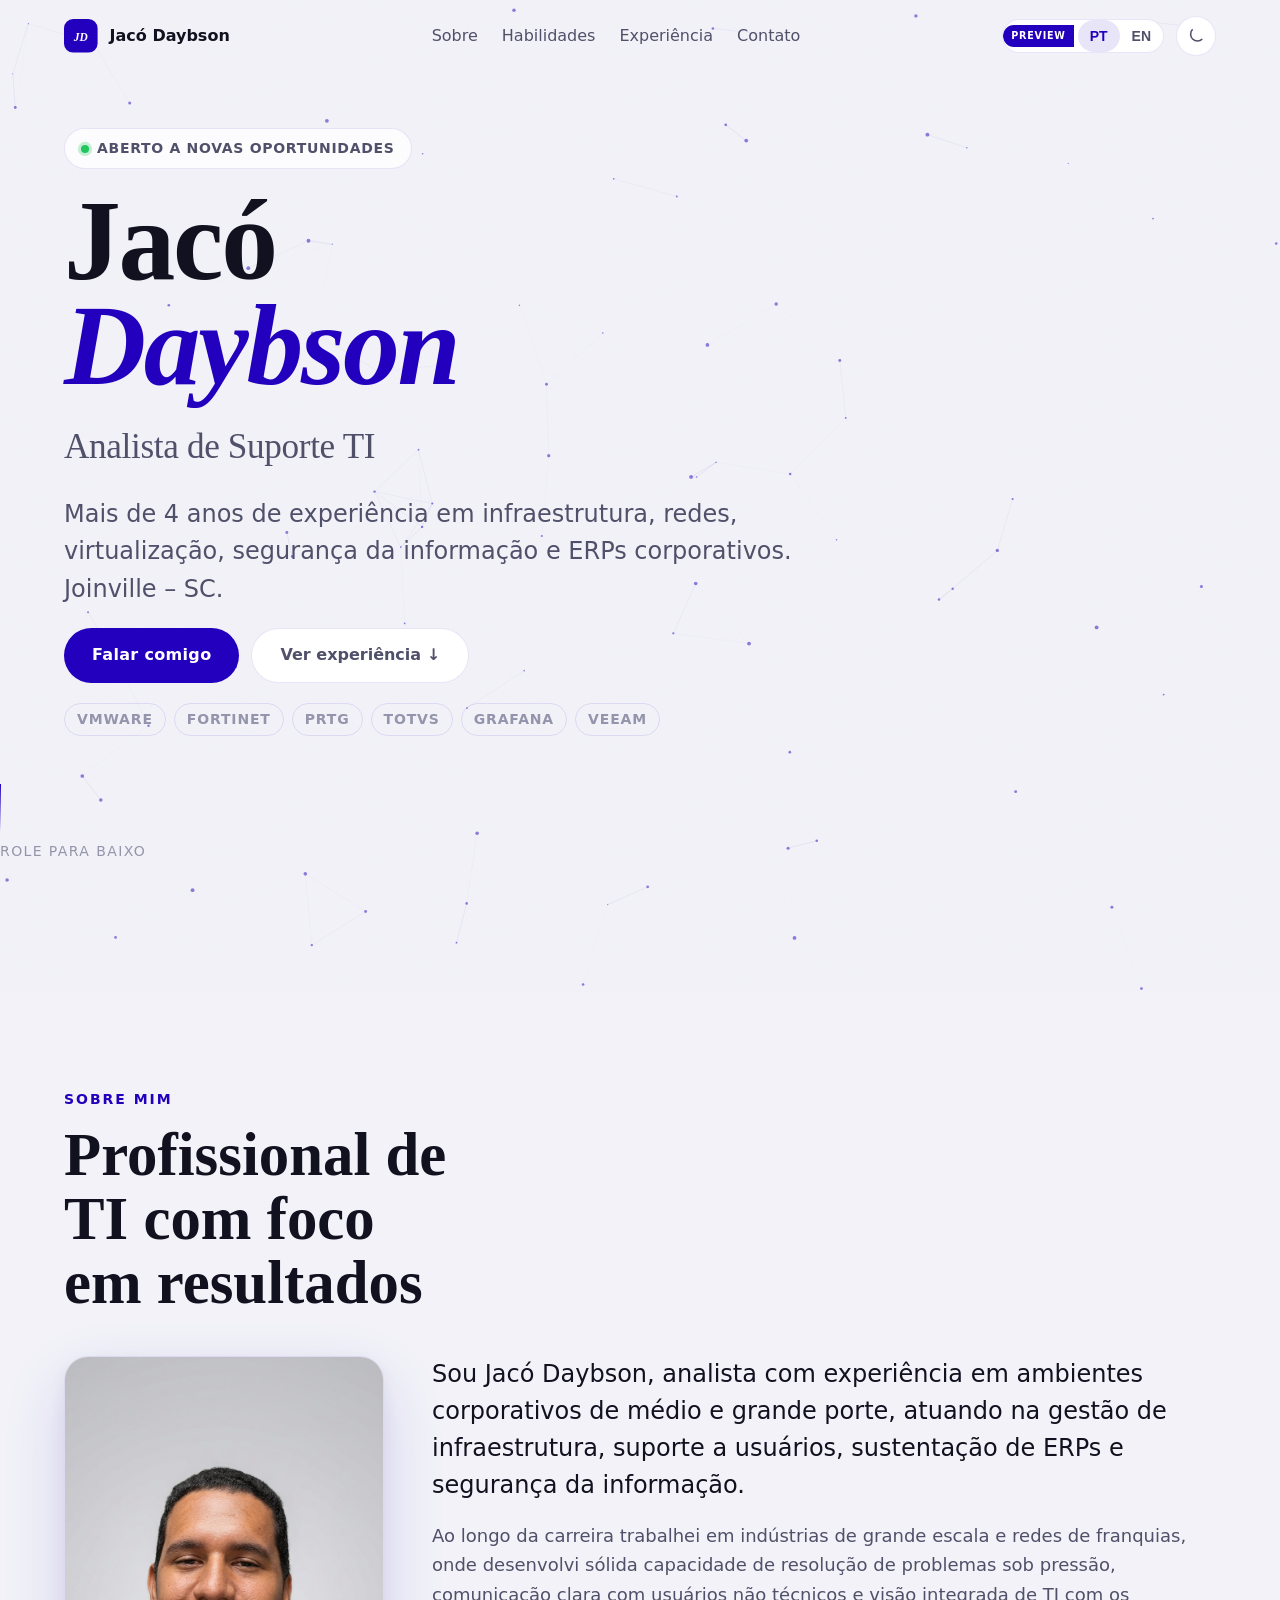
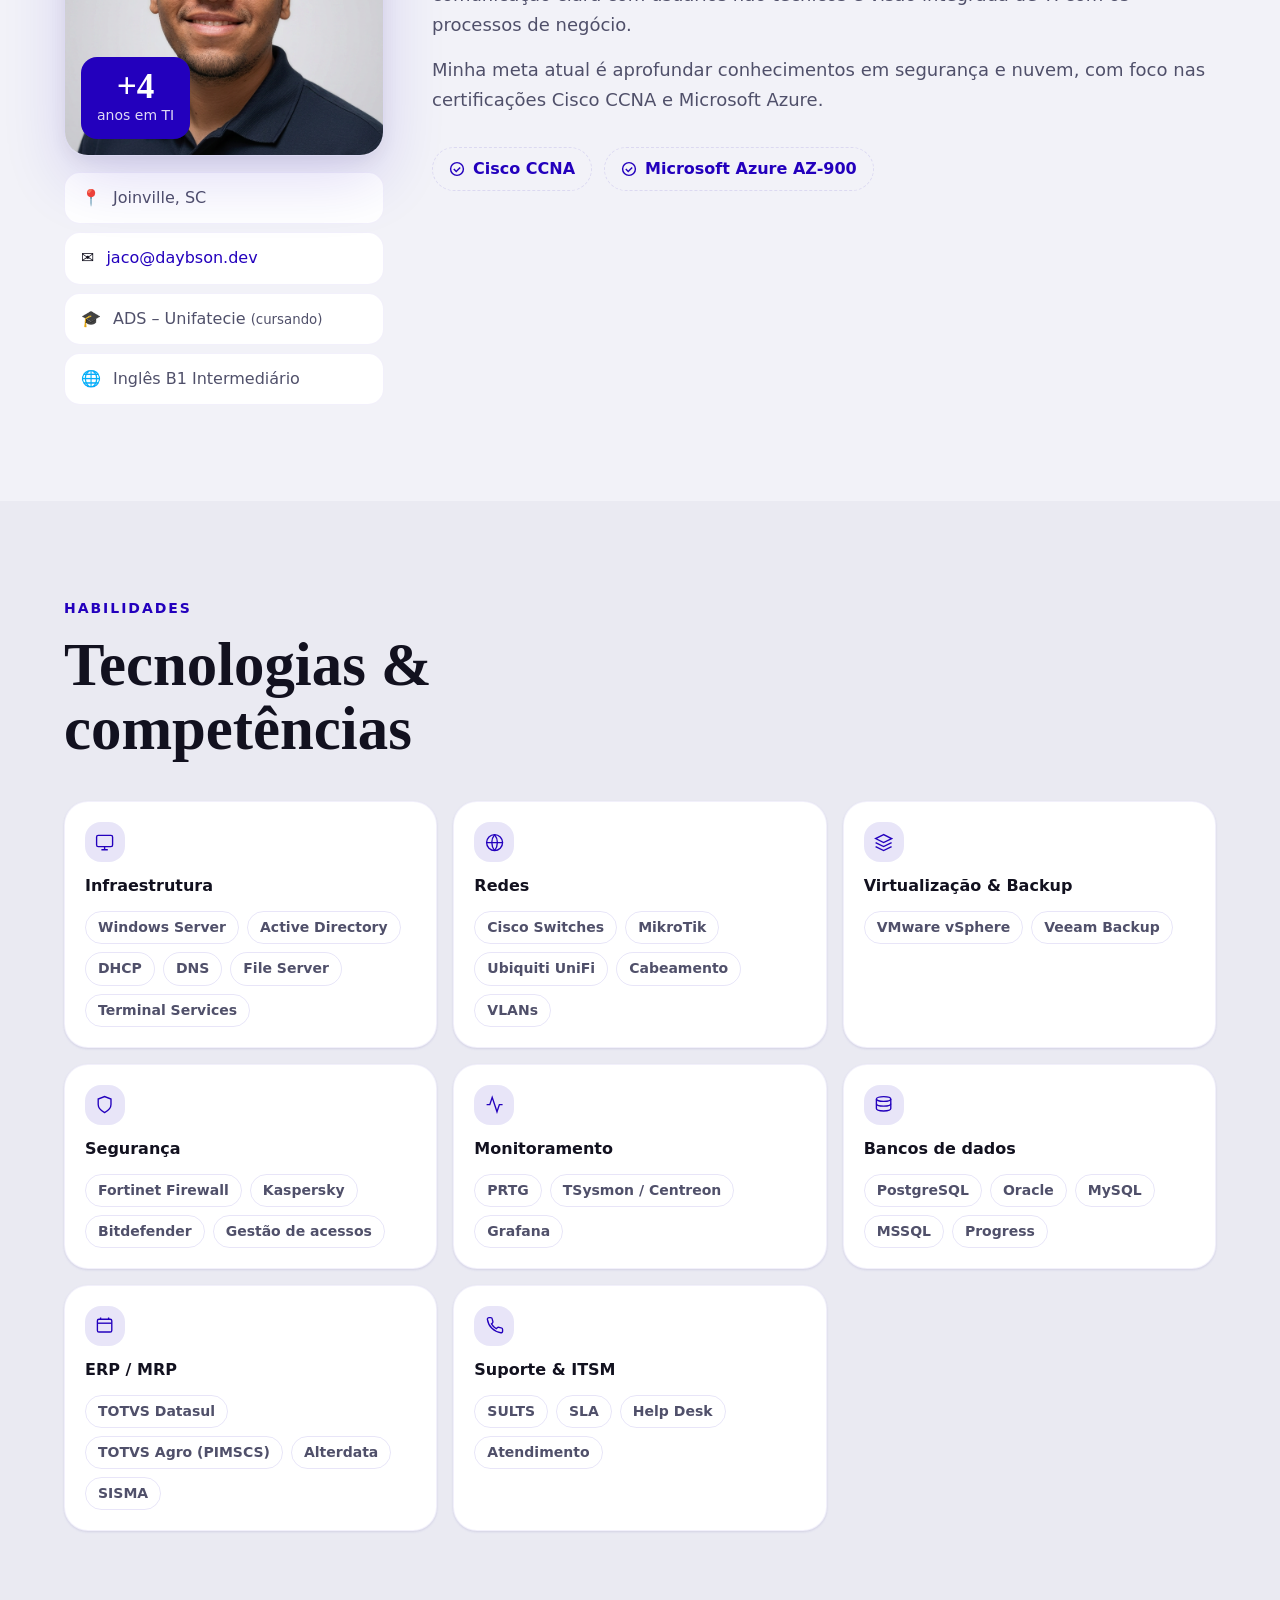
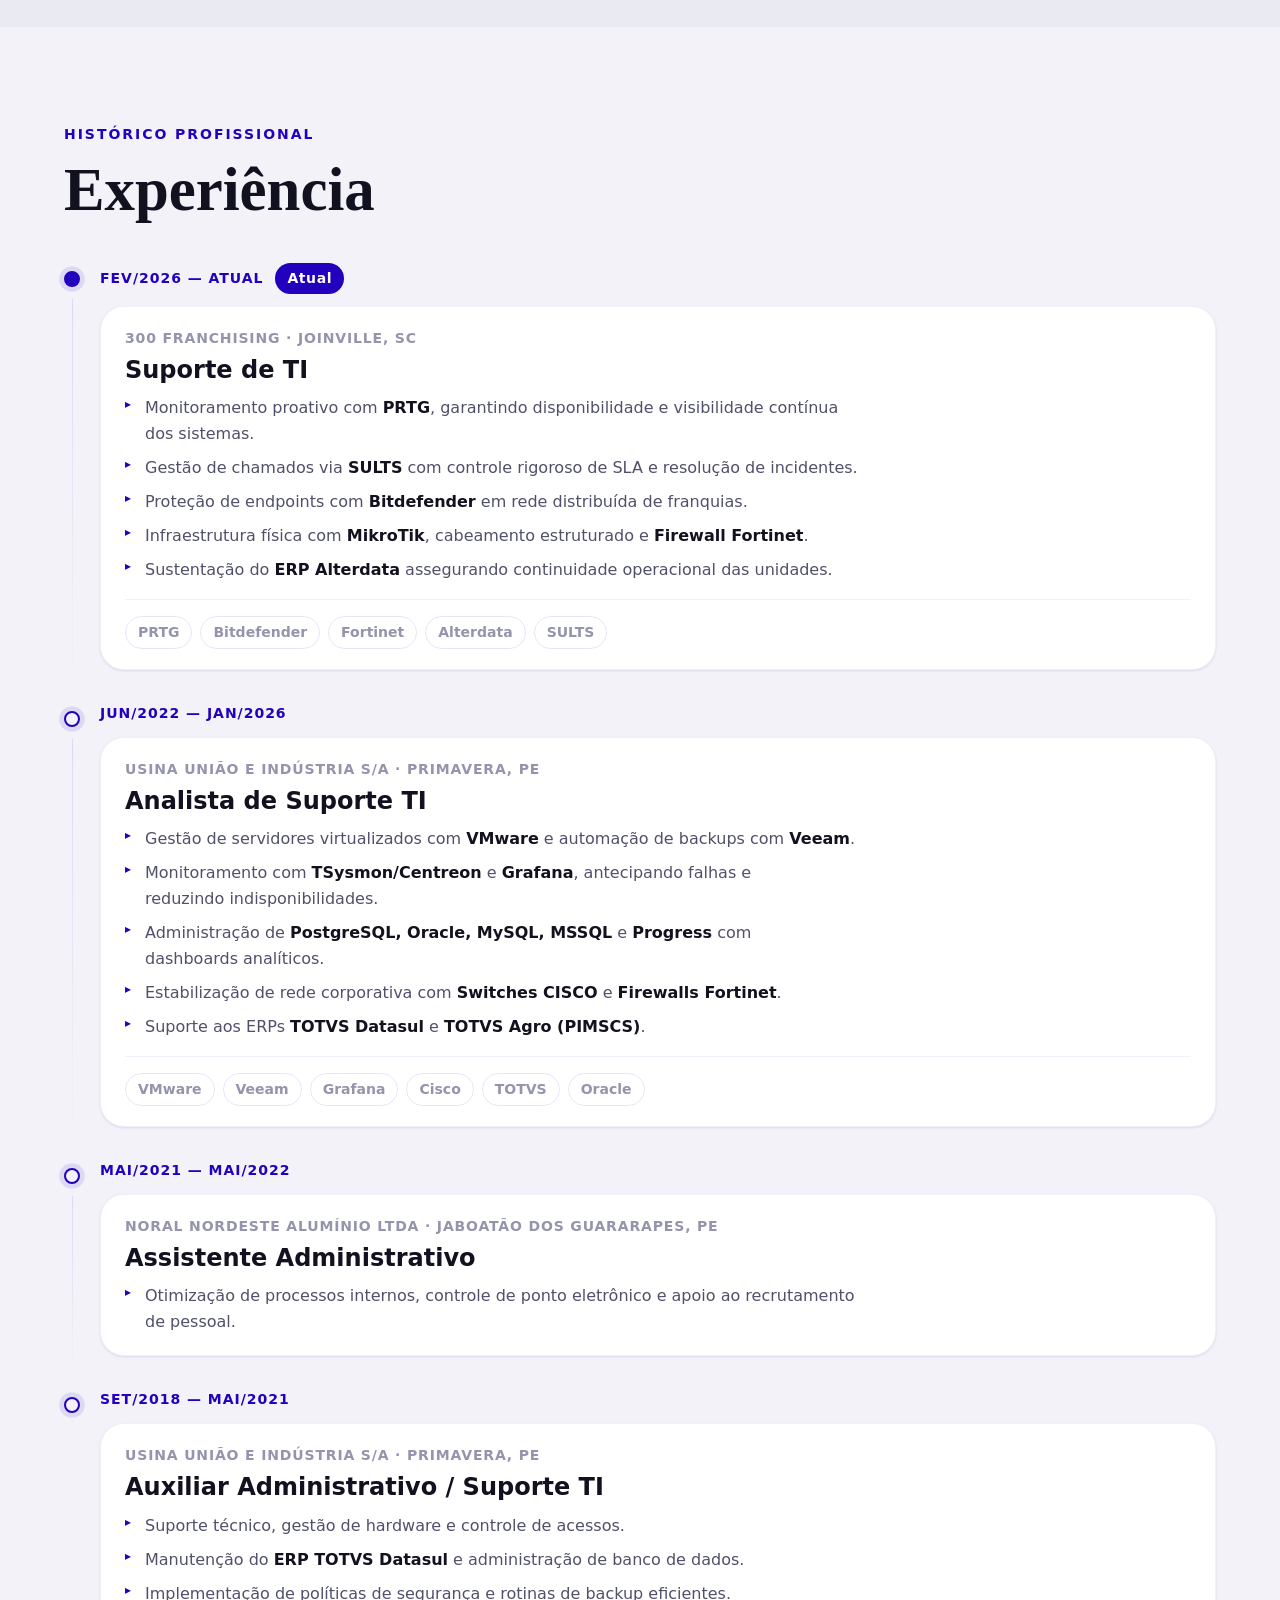
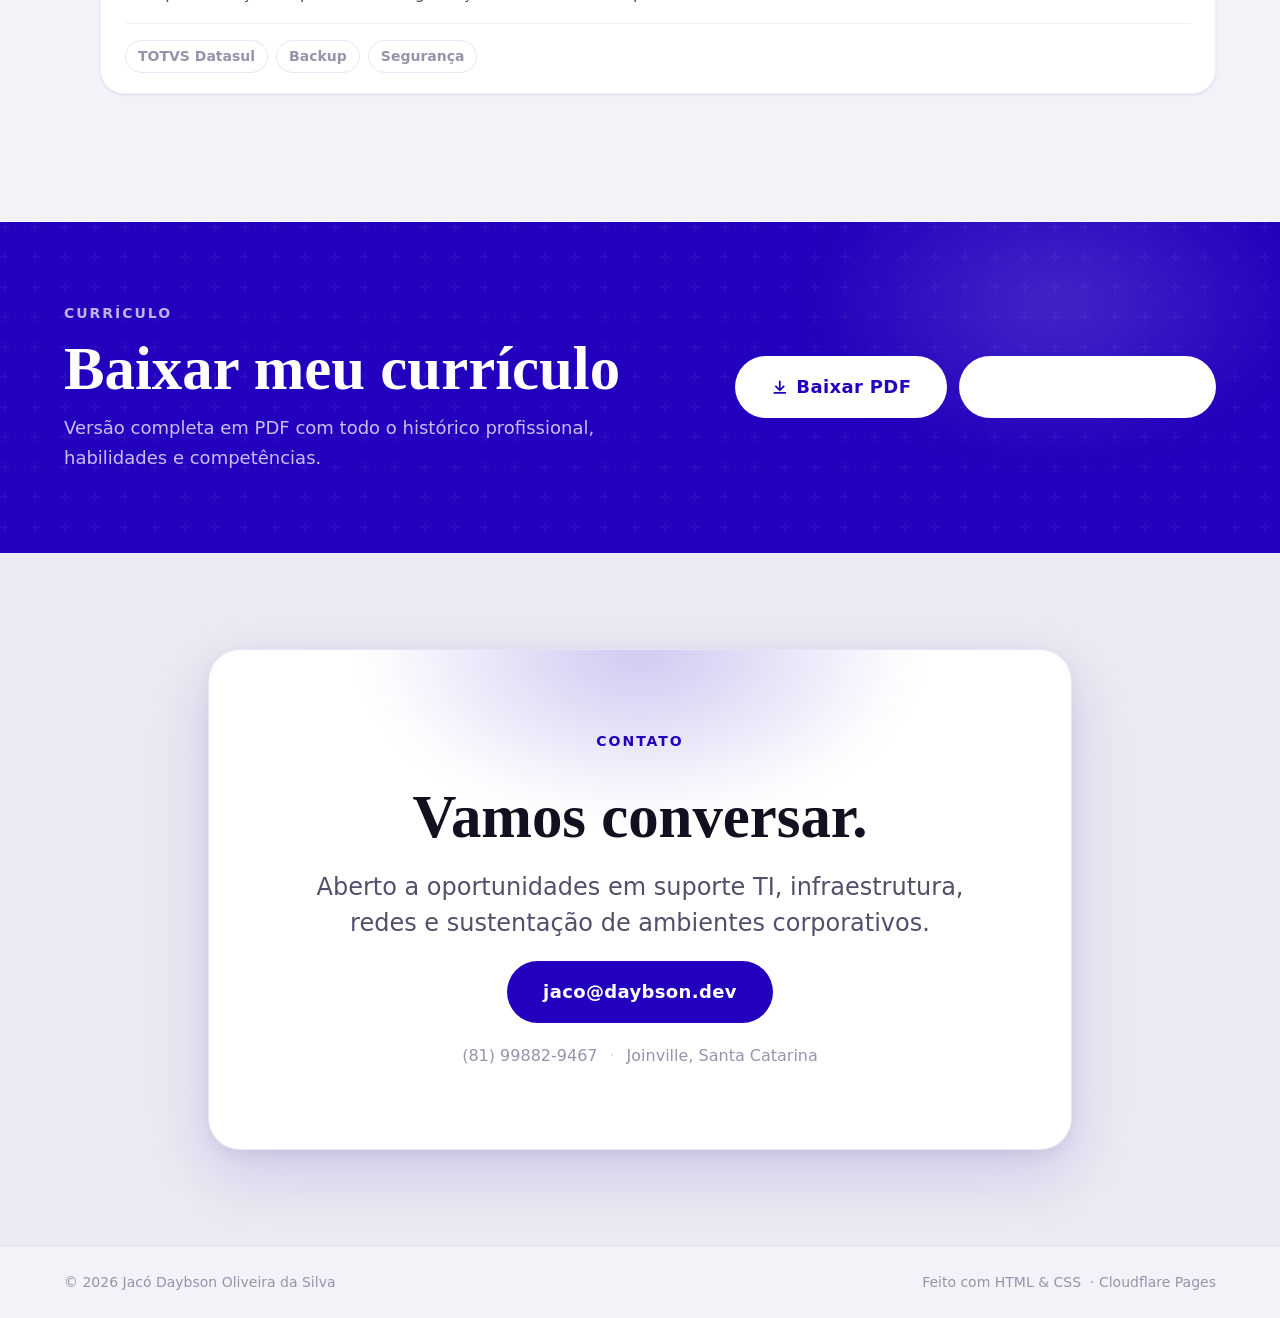
<file: index.html>
<!DOCTYPE html>
<html lang="pt-BR" data-lang="pt">
<head>
  <meta charset="UTF-8">
  <meta name="viewport" content="width=device-width, initial-scale=1.0">
  <meta name="description" content="Portfólio de Jacó Daybson — Analista de Suporte TI em Joinville-SC. Infraestrutura, redes, virtualização e segurança.">
  <meta name="theme-color" content="#2300bd">
  <title>Jacó Daybson — Analista de Suporte TI</title>
  <link rel="preconnect" href="https://api.fontshare.com">
  <link rel="stylesheet" href="https://api.fontshare.com/v2/css?f[]=boska@400,500,600,700&f[]=satoshi@300,400,500,700&display=swap">
  <link rel="stylesheet" href="./style.css">
</head>
<body>
  <a class="skip-link" href="#main" data-i18n="skip">Pular para conteúdo</a>
  <div class="progress-bar" id="progress" role="progressbar" aria-label="Progresso"></div>

  <!-- NAV -->
  <header class="nav-shell" id="nav">
    <div class="nav-inner wrap">
      <a class="logo" href="#hero" aria-label="Início">
        <svg viewBox="0 0 44 44" fill="none" aria-hidden="true">
          <rect width="44" height="44" rx="12" fill="var(--accent)"/>
          <text x="22" y="29" font-size="15" font-weight="700" fill="white" text-anchor="middle" font-family="serif" font-style="italic">JD</text>
        </svg>
        <span>Jacó Daybson</span>
      </a>

      <nav aria-label="Principal">
        <a href="#sobre" data-i18n="nav_sobre">Sobre</a>
        <a href="#habilidades" data-i18n="nav_skills">Habilidades</a>
        <a href="#experiencia" data-i18n="nav_exp">Experiência</a>
        <a href="#contato" data-i18n="nav_contact">Contato</a>
      </nav>

      <div class="nav-actions">
        <!-- Language toggle (preview) -->
        <div class="lang-pill" role="group" aria-label="Idioma">
          <span class="preview-badge" data-i18n="preview_label">Preview</span>
          <button class="lang-btn active" data-lang-btn="pt" aria-pressed="true">PT</button>
          <button class="lang-btn" data-lang-btn="en" aria-pressed="false">EN</button>
        </div>
        <button class="theme-btn" data-theme-toggle aria-label="Alternar tema">
          <svg class="icon-sun" viewBox="0 0 20 20" fill="none" stroke="currentColor" stroke-width="1.8" aria-hidden="true"><circle cx="10" cy="10" r="4"/><path d="M10 1v2M10 17v2M1 10h2M17 10h2M3.22 3.22l1.42 1.42M15.36 15.36l1.42 1.42M3.22 16.78l1.42-1.42M15.36 4.64l1.42-1.42"/></svg>
          <svg class="icon-moon" viewBox="0 0 20 20" fill="none" stroke="currentColor" stroke-width="1.8" aria-hidden="true"><path d="M17.39 13.61A7.5 7.5 0 0 1 6.39 2.61a7.5 7.5 0 1 0 11 11z"/></svg>
        </button>
      </div>
    </div>
  </header>

  <main id="main">

    <!-- HERO -->
    <section class="hero" id="hero">
      <canvas class="hero-canvas" id="heroCanvas" aria-hidden="true"></canvas>
      <div class="hero-noise" aria-hidden="true"></div>
      <div class="wrap hero-content">
        <div class="hero-eyebrow fade-up" style="--d:0ms">
          <span class="live-dot"></span>
          <span data-i18n="hero_open">Aberto a novas oportunidades</span>
        </div>
        <h1 class="hero-name fade-up" style="--d:80ms">
          Jacó<br><em>Daybson</em>
        </h1>
        <p class="hero-role fade-up" style="--d:150ms" data-i18n="hero_role">Analista de Suporte TI</p>
        <p class="hero-desc fade-up" style="--d:220ms" data-i18n="hero_desc">
          Mais de 4 anos de experiência em infraestrutura, redes, virtualização, segurança da informação e ERPs corporativos. Joinville&nbsp;–&nbsp;SC.
        </p>
        <div class="hero-ctas fade-up" style="--d:290ms">
          <a class="btn-primary" href="#contato" data-i18n="hero_cta1">Falar comigo</a>
          <a class="btn-outline" href="#experiencia" data-i18n="hero_cta2">Ver experiência ↓</a>
        </div>
        <div class="hero-pills fade-up" style="--d:360ms" aria-hidden="true">
          <span>VMware</span><span>Fortinet</span><span>PRTG</span><span>TOTVS</span><span>Grafana</span><span>Veeam</span>
        </div>
      </div>
      <div class="hero-scroll-hint fade-up" style="--d:440ms" aria-hidden="true">
        <div class="scroll-line"></div>
        <span data-i18n="scroll_hint">role para baixo</span>
      </div>
    </section>

    <!-- SOBRE -->
    <section class="section" id="sobre">
      <div class="wrap">
        <div class="section-kicker reveal" data-i18n="about_kicker">Sobre mim</div>
        <h2 class="section-title reveal" data-i18n="about_title">Profissional de TI com foco em resultados</h2>
        <div class="about-grid">
          <!-- Foto revelada com efeito, não na hero -->
          <div class="about-photo reveal">
            <div class="photo-frame">
              <img
                src="./img/jaco-daybson.jpg"
                alt="Foto de Jacó Daybson, Analista de Suporte TI"
                width="400" height="500"
                loading="lazy"
                decoding="async"
              >
              <div class="photo-badge">
                <span>+4</span>
                <span data-i18n="photo_badge">anos em TI</span>
              </div>
            </div>
            <dl class="info-cards">
              <div class="info-card">
                <dt>📍</dt><dd data-i18n="info_city">Joinville, SC</dd>
              </div>
              <div class="info-card">
                <dt>✉️</dt><dd><a href="mailto:jaco@daybson.dev">jaco@daybson.dev</a></dd>
              </div>
              <div class="info-card">
                <dt>🎓</dt><dd data-i18n="info_edu">ADS – Unifatecie <small>(cursando)</small></dd>
              </div>
              <div class="info-card">
                <dt>🌐</dt><dd data-i18n="info_lang">Inglês B1 Intermediário</dd>
              </div>
            </dl>
          </div>

          <div class="about-text">
            <p class="about-lead reveal" data-i18n="about_p1">
              Sou Jacó Daybson, analista com experiência em ambientes corporativos de médio e grande porte, atuando na gestão de infraestrutura, suporte a usuários, sustentação de ERPs e segurança da informação.
            </p>
            <p class="reveal" data-i18n="about_p2">
              Ao longo da carreira trabalhei em indústrias de grande escala e redes de franquias, onde desenvolvi sólida capacidade de resolução de problemas sob pressão, comunicação clara com usuários não técnicos e visão integrada de TI com os processos de negócio.
            </p>
            <p class="reveal" data-i18n="about_p3">
              Minha meta atual é aprofundar conhecimentos em segurança e nuvem, com foco nas certificações Cisco CCNA e Microsoft Azure.
            </p>
            <div class="cert-goals reveal">
              <div class="cert-chip">
                <svg viewBox="0 0 20 20" fill="none" stroke="currentColor" stroke-width="1.8" aria-hidden="true"><circle cx="10" cy="10" r="8"/><path d="M6 10l3 3 5-5"/></svg>
                Cisco CCNA
              </div>
              <div class="cert-chip">
                <svg viewBox="0 0 20 20" fill="none" stroke="currentColor" stroke-width="1.8" aria-hidden="true"><circle cx="10" cy="10" r="8"/><path d="M6 10l3 3 5-5"/></svg>
                Microsoft Azure AZ-900
              </div>
            </div>
          </div>
        </div>
      </div>
    </section>

    <!-- HABILIDADES -->
    <section class="section section-dim" id="habilidades">
      <div class="wrap">
        <div class="section-kicker reveal" data-i18n="skills_kicker">Habilidades</div>
        <h2 class="section-title reveal" data-i18n="skills_title">Tecnologias &amp; competências</h2>
        <div class="skills-grid">

          <div class="skill-card reveal">
            <div class="skill-icon">
              <svg viewBox="0 0 24 24" fill="none" stroke="currentColor" stroke-width="1.7" aria-hidden="true"><rect x="2" y="3" width="20" height="14" rx="2"/><path d="M8 21h8M12 17v4"/></svg>
            </div>
            <h3 data-i18n="sk_infra">Infraestrutura</h3>
            <div class="tag-cloud">
              <span>Windows Server</span><span>Active Directory</span><span>DHCP</span><span>DNS</span><span>File Server</span><span>Terminal Services</span>
            </div>
          </div>

          <div class="skill-card reveal">
            <div class="skill-icon">
              <svg viewBox="0 0 24 24" fill="none" stroke="currentColor" stroke-width="1.7" aria-hidden="true"><circle cx="12" cy="12" r="10"/><path d="M2 12h20M12 2a16 16 0 0 1 0 20M12 2a16 16 0 0 0 0 20"/></svg>
            </div>
            <h3 data-i18n="sk_net">Redes</h3>
            <div class="tag-cloud">
              <span>Cisco Switches</span><span>MikroTik</span><span>Ubiquiti UniFi</span><span>Cabeamento</span><span>VLANs</span>
            </div>
          </div>

          <div class="skill-card reveal">
            <div class="skill-icon">
              <svg viewBox="0 0 24 24" fill="none" stroke="currentColor" stroke-width="1.7" aria-hidden="true"><path d="M12 2L2 7l10 5 10-5-10-5z"/><path d="M2 17l10 5 10-5M2 12l10 5 10-5"/></svg>
            </div>
            <h3 data-i18n="sk_virt">Virtualização &amp; Backup</h3>
            <div class="tag-cloud">
              <span>VMware vSphere</span><span>Veeam Backup</span>
            </div>
          </div>

          <div class="skill-card reveal">
            <div class="skill-icon">
              <svg viewBox="0 0 24 24" fill="none" stroke="currentColor" stroke-width="1.7" aria-hidden="true"><path d="M12 22s8-4 8-10V5l-8-3-8 3v7c0 6 8 10 8 10z"/></svg>
            </div>
            <h3 data-i18n="sk_sec">Segurança</h3>
            <div class="tag-cloud">
              <span>Fortinet Firewall</span><span>Kaspersky</span><span>Bitdefender</span><span>Gestão de acessos</span>
            </div>
          </div>

          <div class="skill-card reveal">
            <div class="skill-icon">
              <svg viewBox="0 0 24 24" fill="none" stroke="currentColor" stroke-width="1.7" aria-hidden="true"><polyline points="22 12 18 12 15 21 9 3 6 12 2 12"/></svg>
            </div>
            <h3 data-i18n="sk_mon">Monitoramento</h3>
            <div class="tag-cloud">
              <span>PRTG</span><span>TSysmon / Centreon</span><span>Grafana</span>
            </div>
          </div>

          <div class="skill-card reveal">
            <div class="skill-icon">
              <svg viewBox="0 0 24 24" fill="none" stroke="currentColor" stroke-width="1.7" aria-hidden="true"><ellipse cx="12" cy="5" rx="9" ry="3"/><path d="M3 5v6c0 1.66 4.03 3 9 3s9-1.34 9-3V5"/><path d="M3 11v6c0 1.66 4.03 3 9 3s9-1.34 9-3v-6"/></svg>
            </div>
            <h3 data-i18n="sk_db">Bancos de dados</h3>
            <div class="tag-cloud">
              <span>PostgreSQL</span><span>Oracle</span><span>MySQL</span><span>MSSQL</span><span>Progress</span>
            </div>
          </div>

          <div class="skill-card reveal">
            <div class="skill-icon">
              <svg viewBox="0 0 24 24" fill="none" stroke="currentColor" stroke-width="1.7" aria-hidden="true"><rect x="3" y="4" width="18" height="16" rx="2"/><path d="M3 9h18"/><path d="M7 4V2M17 4V2"/></svg>
            </div>
            <h3 data-i18n="sk_erp">ERP / MRP</h3>
            <div class="tag-cloud">
              <span>TOTVS Datasul</span><span>TOTVS Agro (PIMSCS)</span><span>Alterdata</span><span>SISMA</span>
            </div>
          </div>

          <div class="skill-card reveal">
            <div class="skill-icon">
              <svg viewBox="0 0 24 24" fill="none" stroke="currentColor" stroke-width="1.7" aria-hidden="true"><path d="M22 16.92V19a2 2 0 0 1-2.18 2A19.79 19.79 0 0 1 3 4.18 2 2 0 0 1 5 2h2.09a2 2 0 0 1 2 1.72c.127.96.361 1.903.7 2.81a2 2 0 0 1-.45 2.11L8.09 9.91a16 16 0 0 0 6 6l1.27-1.27a2 2 0 0 1 2.11-.45c.907.339 1.85.573 2.81.7A2 2 0 0 1 22 16.92z"/></svg>
            </div>
            <h3 data-i18n="sk_itsm">Suporte &amp; ITSM</h3>
            <div class="tag-cloud">
              <span>SULTS</span><span>SLA</span><span>Help Desk</span><span>Atendimento</span>
            </div>
          </div>

        </div>
      </div>
    </section>

    <!-- EXPERIÊNCIA -->
    <section class="section" id="experiencia">
      <div class="wrap">
        <div class="section-kicker reveal" data-i18n="exp_kicker">Histórico profissional</div>
        <h2 class="section-title reveal" data-i18n="exp_title">Experiência</h2>
        <div class="timeline">

          <article class="tl-item reveal">
            <div class="tl-left">
              <div class="tl-dot current"></div>
              <div class="tl-line"></div>
            </div>
            <div class="tl-right">
              <div class="tl-meta">
                <span class="tl-date" data-i18n="exp1_date">Fev/2026 — Atual</span>
                <span class="tl-badge current-badge" data-i18n="current_badge">Atual</span>
              </div>
              <div class="tl-card">
                <p class="tl-company">300 Franchising · Joinville, SC</p>
                <h3 data-i18n="exp1_role">Suporte de TI</h3>
                <ul>
                  <li data-i18n="exp1_li1">Monitoramento proativo com <strong>PRTG</strong>, garantindo disponibilidade e visibilidade contínua dos sistemas.</li>
                  <li data-i18n="exp1_li2">Gestão de chamados via <strong>SULTS</strong> com controle rigoroso de SLA e resolução de incidentes.</li>
                  <li data-i18n="exp1_li3">Proteção de endpoints com <strong>Bitdefender</strong> em rede distribuída de franquias.</li>
                  <li data-i18n="exp1_li4">Infraestrutura física com <strong>MikroTik</strong>, cabeamento estruturado e <strong>Firewall Fortinet</strong>.</li>
                  <li data-i18n="exp1_li5">Sustentação do <strong>ERP Alterdata</strong> assegurando continuidade operacional das unidades.</li>
                </ul>
                <div class="tl-tags"><span>PRTG</span><span>Bitdefender</span><span>Fortinet</span><span>Alterdata</span><span>SULTS</span></div>
              </div>
            </div>
          </article>

          <article class="tl-item reveal">
            <div class="tl-left">
              <div class="tl-dot"></div>
              <div class="tl-line"></div>
            </div>
            <div class="tl-right">
              <div class="tl-meta">
                <span class="tl-date" data-i18n="exp2_date">Jun/2022 — Jan/2026</span>
              </div>
              <div class="tl-card">
                <p class="tl-company">Usina União e Indústria S/A · Primavera, PE</p>
                <h3 data-i18n="exp2_role">Analista de Suporte TI</h3>
                <ul>
                  <li data-i18n="exp2_li1">Gestão de servidores virtualizados com <strong>VMware</strong> e automação de backups com <strong>Veeam</strong>.</li>
                  <li data-i18n="exp2_li2">Monitoramento com <strong>TSysmon/Centreon</strong> e <strong>Grafana</strong>, antecipando falhas e reduzindo indisponibilidades.</li>
                  <li data-i18n="exp2_li3">Administração de <strong>PostgreSQL, Oracle, MySQL, MSSQL</strong> e <strong>Progress</strong> com dashboards analíticos.</li>
                  <li data-i18n="exp2_li4">Estabilização de rede corporativa com <strong>Switches CISCO</strong> e <strong>Firewalls Fortinet</strong>.</li>
                  <li data-i18n="exp2_li5">Suporte aos ERPs <strong>TOTVS Datasul</strong> e <strong>TOTVS Agro (PIMSCS)</strong>.</li>
                </ul>
                <div class="tl-tags"><span>VMware</span><span>Veeam</span><span>Grafana</span><span>Cisco</span><span>TOTVS</span><span>Oracle</span></div>
              </div>
            </div>
          </article>

          <article class="tl-item reveal">
            <div class="tl-left">
              <div class="tl-dot"></div>
              <div class="tl-line"></div>
            </div>
            <div class="tl-right">
              <div class="tl-meta">
                <span class="tl-date" data-i18n="exp3_date">Mai/2021 — Mai/2022</span>
              </div>
              <div class="tl-card">
                <p class="tl-company">Noral Nordeste Alumínio LTDA · Jaboatão dos Guararapes, PE</p>
                <h3 data-i18n="exp3_role">Assistente Administrativo</h3>
                <ul>
                  <li data-i18n="exp3_li1">Otimização de processos internos, controle de ponto eletrônico e apoio ao recrutamento de pessoal.</li>
                </ul>
              </div>
            </div>
          </article>

          <article class="tl-item reveal">
            <div class="tl-left">
              <div class="tl-dot"></div>
            </div>
            <div class="tl-right">
              <div class="tl-meta">
                <span class="tl-date" data-i18n="exp4_date">Set/2018 — Mai/2021</span>
              </div>
              <div class="tl-card">
                <p class="tl-company">Usina União e Indústria S/A · Primavera, PE</p>
                <h3 data-i18n="exp4_role">Auxiliar Administrativo / Suporte TI</h3>
                <ul>
                  <li data-i18n="exp4_li1">Suporte técnico, gestão de hardware e controle de acessos.</li>
                  <li data-i18n="exp4_li2">Manutenção do <strong>ERP TOTVS Datasul</strong> e administração de banco de dados.</li>
                  <li data-i18n="exp4_li3">Implementação de políticas de segurança e rotinas de backup eficientes.</li>
                </ul>
                <div class="tl-tags"><span>TOTVS Datasul</span><span>Backup</span><span>Segurança</span></div>
              </div>
            </div>
          </article>

        </div>
      </div>
    </section>

    <!-- DOWNLOAD CV -->
    <section class="cv-section" id="curriculo">
      <div class="wrap cv-inner reveal">
        <div class="cv-glow" aria-hidden="true"></div>
        <div class="cv-text">
          <p class="section-kicker" data-i18n="cv_kicker">Currículo</p>
          <h2 data-i18n="cv_title">Baixar meu currículo</h2>
          <p data-i18n="cv_desc">Versão completa em PDF com todo o histórico profissional, habilidades e competências.</p>
        </div>
        <div class="cv-actions">
          <a class="btn-primary btn-large" href="./assets/curriculo-jaco-daybson.pdf" download="Curriculo-Jaco-Daybson.pdf">
            <svg viewBox="0 0 20 20" fill="none" stroke="currentColor" stroke-width="2" aria-hidden="true"><path d="M10 3v10M5 9l5 5 5-5M3 17h14"/></svg>
            <span data-i18n="cv_btn">Baixar PDF</span>
          </a>
          <a class="btn-outline" href="./assets/curriculo-jaco-daybson.pdf" target="_blank" rel="noopener">
            <svg viewBox="0 0 20 20" fill="none" stroke="currentColor" stroke-width="2" aria-hidden="true"><path d="M11 3h6v6M17 3l-8 8M8 5H4a1 1 0 0 0-1 1v10a1 1 0 0 0 1 1h10a1 1 0 0 0 1-1v-4"/></svg>
            <span data-i18n="cv_open">Abrir no navegador</span>
          </a>
        </div>
      </div>
    </section>

    <!-- CONTATO -->
    <section class="section section-dim" id="contato">
      <div class="wrap">
        <div class="contact-card reveal">
          <div class="contact-rays" aria-hidden="true"></div>
          <p class="section-kicker" data-i18n="contact_kicker">Contato</p>
          <h2 class="contact-heading" data-i18n="contact_title">Vamos conversar.</h2>
          <p class="contact-sub" data-i18n="contact_sub">Aberto a oportunidades em suporte TI, infraestrutura, redes e sustentação de ambientes corporativos.</p>
          <a class="btn-primary btn-large" href="mailto:jaco@daybson.dev?subject=Contato%20via%20daybson.dev">
            jaco@daybson.dev
          </a>
          <div class="contact-meta">
            <span>(81) 99882-9467</span><span class="sep">·</span><span data-i18n="contact_city">Joinville, Santa Catarina</span>
          </div>
        </div>
      </div>
    </section>

  </main>

  <footer class="site-footer">
    <div class="wrap footer-inner">
      <span>© <span id="yr"></span> Jacó Daybson Oliveira da Silva</span>
      <span class="footer-right">
        <span data-i18n="footer_built">Feito com HTML &amp; CSS</span>
        &nbsp;·&nbsp;Cloudflare Pages
      </span>
    </div>
  </footer>

<script>
/* ──────────────────────────────────────────
   i18n translations
──────────────────────────────────────────── */
const T = {
  pt: {
    skip:"Pular para conteúdo", nav_sobre:"Sobre", nav_skills:"Habilidades",
    nav_exp:"Experiência", nav_contact:"Contato", preview_label:"Preview",
    hero_open:"Aberto a novas oportunidades",
    hero_role:"Analista de Suporte TI",
    hero_desc:"Mais de 4 anos de experiência em infraestrutura, redes, virtualização, segurança da informação e ERPs corporativos. Joinville\u00a0–\u00a0SC.",
    hero_cta1:"Falar comigo", hero_cta2:"Ver experiência ↓",
    scroll_hint:"role para baixo",
    about_kicker:"Sobre mim",
    about_title:"Profissional de TI com foco em resultados",
    photo_badge:"anos em TI",
    info_city:"Joinville, SC",
    info_edu:"ADS – Unifatecie <small>(cursando)</small>",
    info_lang:"Inglês B1 Intermediário",
    about_p1:"Sou Jacó Daybson, analista com experiência em ambientes corporativos de médio e grande porte, atuando na gestão de infraestrutura, suporte a usuários, sustentação de ERPs e segurança da informação.",
    about_p2:"Ao longo da carreira trabalhei em indústrias de grande escala e redes de franquias, onde desenvolvi sólida capacidade de resolução de problemas sob pressão, comunicação clara com usuários não técnicos e visão integrada de TI com os processos de negócio.",
    about_p3:"Minha meta atual é aprofundar conhecimentos em segurança e nuvem, com foco nas certificações Cisco CCNA e Microsoft Azure.",
    skills_kicker:"Habilidades", skills_title:"Tecnologias &amp; competências",
    sk_infra:"Infraestrutura", sk_net:"Redes", sk_virt:"Virtualização &amp; Backup",
    sk_sec:"Segurança", sk_mon:"Monitoramento", sk_db:"Bancos de dados",
    sk_erp:"ERP / MRP", sk_itsm:"Suporte &amp; ITSM",
    exp_kicker:"Histórico profissional", exp_title:"Experiência",
    exp1_date:"Fev/2026 — Atual", current_badge:"Atual",
    exp1_role:"Analista de Suporte TI",
    exp1_li1:"Monitoramento proativo com <strong>PRTG</strong>, garantindo disponibilidade e visibilidade contínua dos sistemas.",
    exp1_li2:"Gestão de chamados via <strong>SULTS</strong> com controle rigoroso de SLA e resolução de incidentes.",
    exp1_li3:"Proteção de endpoints com <strong>Bitdefender</strong> em rede distribuída de franquias.",
    exp1_li4:"Infraestrutura física com <strong>MikroTik</strong>, cabeamento estruturado e <strong>Firewall Fortinet</strong>.",
    exp1_li5:"Sustentação do <strong>ERP Alterdata</strong> assegurando continuidade operacional das unidades.",
    exp2_date:"Jun/2022 — Jan/2026", exp2_role:"Analista de Suporte TI",
    exp2_li1:"Gestão de servidores virtualizados com <strong>VMware</strong> e automação de backups com <strong>Veeam</strong>.",
    exp2_li2:"Monitoramento com <strong>TSysmon/Centreon</strong> e <strong>Grafana</strong>, antecipando falhas e reduzindo indisponibilidades.",
    exp2_li3:"Administração de <strong>PostgreSQL, Oracle, MySQL, MSSQL</strong> e <strong>Progress</strong> com dashboards analíticos.",
    exp2_li4:"Estabilização de rede corporativa com <strong>Switches CISCO</strong> e <strong>Firewalls Fortinet</strong>.",
    exp2_li5:"Suporte aos ERPs <strong>TOTVS Datasul</strong> e <strong>TOTVS Agro (PIMSCS)</strong>.",
    exp3_date:"Mai/2021 — Mai/2022", exp3_role:"Assistente Administrativo",
    exp3_li1:"Otimização de processos internos, controle de ponto eletrônico e apoio ao recrutamento de pessoal.",
    exp4_date:"Set/2018 — Mai/2021", exp4_role:"Auxiliar Administrativo / Suporte TI",
    exp4_li1:"Suporte técnico, gestão de hardware e controle de acessos.",
    exp4_li2:"Manutenção do <strong>ERP TOTVS Datasul</strong> e administração de banco de dados.",
    exp4_li3:"Implementação de políticas de segurança e rotinas de backup eficientes.",
    cv_kicker:"Currículo", cv_title:"Baixar meu currículo",
    cv_desc:"Versão completa em PDF com todo o histórico profissional, habilidades e competências.",
    cv_btn:"Baixar PDF", cv_open:"Abrir no navegador",
    contact_kicker:"Contato", contact_title:"Vamos conversar.",
    contact_sub:"Aberto a oportunidades em suporte TI, infraestrutura, redes e sustentação de ambientes corporativos.",
    contact_city:"Joinville, Santa Catarina",
    footer_built:"Feito com HTML &amp; CSS"
  },
  en: {
    skip:"Skip to content", nav_sobre:"About", nav_skills:"Skills",
    nav_exp:"Experience", nav_contact:"Contact", preview_label:"Preview",
    hero_open:"Open to new opportunities",
    hero_role:"IT Support Analyst",
    hero_desc:"Over 4 years of experience in infrastructure, networking, virtualization, information security and corporate ERPs. Joinville\u00a0–\u00a0SC, Brazil.",
    hero_cta1:"Get in touch", hero_cta2:"See experience ↓",
    scroll_hint:"scroll down",
    about_kicker:"About",
    about_title:"IT Professional focused on results",
    photo_badge:"years in IT",
    info_city:"Joinville, SC — Brazil",
    info_edu:"ADS (Systems Development) – Unifatecie <small>(in progress)</small>",
    info_lang:"English B1 Intermediate",
    about_p1:"I am Jacó Daybson, an IT analyst with experience in medium and large corporate environments, working in infrastructure management, end-user support, ERP support and information security.",
    about_p2:"Throughout my career I have worked in large-scale industries and franchise networks, developing strong problem-solving skills under pressure, clear communication with non-technical users, and an integrated view of IT and business processes.",
    about_p3:"My current goal is to deepen my knowledge in security and cloud computing, focusing on the Cisco CCNA and Microsoft Azure certifications.",
    skills_kicker:"Skills", skills_title:"Technologies &amp; Competencies",
    sk_infra:"Infrastructure", sk_net:"Networking", sk_virt:"Virtualization &amp; Backup",
    sk_sec:"Security", sk_mon:"Monitoring", sk_db:"Databases",
    sk_erp:"ERP / MRP", sk_itsm:"Support &amp; ITSM",
    exp_kicker:"Work history", exp_title:"Experience",
    exp1_date:"Feb/2026 — Present", current_badge:"Current",
    exp1_role:"IT Support Analyst",
    exp1_li1:"Proactive infrastructure monitoring with <strong>PRTG</strong>, ensuring continuous system availability and visibility.",
    exp1_li2:"Ticket management via <strong>SULTS</strong> with strict SLA control and incident resolution.",
    exp1_li3:"Endpoint protection with <strong>Bitdefender</strong> across a distributed franchise network.",
    exp1_li4:"Physical infrastructure with <strong>MikroTik</strong>, structured cabling and <strong>Fortinet Firewall</strong>.",
    exp1_li5:"Sustaining <strong>Alterdata ERP</strong> availability across all franchise units.",
    exp2_date:"Jun/2022 — Jan/2026", exp2_role:"IT Support Analyst",
    exp2_li1:"Management of virtualized servers with <strong>VMware</strong> and backup automation with <strong>Veeam</strong>.",
    exp2_li2:"Monitoring with <strong>TSysmon/Centreon</strong> and <strong>Grafana</strong>, anticipating failures and reducing downtime.",
    exp2_li3:"Administration of <strong>PostgreSQL, Oracle, MySQL, MSSQL</strong> and <strong>Progress</strong> with analytical dashboards.",
    exp2_li4:"Corporate network stabilization with <strong>CISCO Switches</strong> and <strong>Fortinet Firewalls</strong>.",
    exp2_li5:"Support for <strong>TOTVS Datasul</strong> and <strong>TOTVS Agro (PIMSCS)</strong> ERPs.",
    exp3_date:"May/2021 — May/2022", exp3_role:"Administrative Assistant",
    exp3_li1:"Optimization of internal processes, time-clock management and support for personnel recruitment.",
    exp4_date:"Sep/2018 — May/2021", exp4_role:"Administrative Assistant / IT Support",
    exp4_li1:"Technical support, hardware management and access control.",
    exp4_li2:"Maintenance of <strong>TOTVS Datasul ERP</strong> and database administration.",
    exp4_li3:"Implementation of security policies and efficient backup routines.",
    cv_kicker:"Resume", cv_title:"Download my resume",
    cv_desc:"Full PDF version with complete work history, skills and competencies.",
    cv_btn:"Download PDF", cv_open:"Open in browser",
    contact_kicker:"Contact", contact_title:"Let's talk.",
    contact_sub:"Open to opportunities in IT support, infrastructure, networking and corporate environment management.",
    contact_city:"Joinville, Santa Catarina — Brazil",
    footer_built:"Built with HTML &amp; CSS"
  }
};

(function () {
  /* ── Theme ── */
  const root = document.documentElement;
  const themeBtn = document.querySelector('[data-theme-toggle]');
  let dark = matchMedia('(prefers-color-scheme:dark)').matches;
  const applyTheme = () => root.setAttribute('data-theme', dark ? 'dark' : 'light');
  applyTheme();
  themeBtn.addEventListener('click', () => { dark = !dark; applyTheme(); });

  /* ── Language ── */
  let lang = 'pt';
  const applyLang = (l) => {
    lang = l;
    root.setAttribute('lang', l === 'pt' ? 'pt-BR' : 'en');
    root.setAttribute('data-lang', l);
    document.querySelectorAll('[data-i18n]').forEach(el => {
      const key = el.dataset.i18n;
      if (T[l][key] !== undefined) el.innerHTML = T[l][key];
    });
    document.querySelectorAll('[data-lang-btn]').forEach(btn => {
      const isActive = btn.dataset.langBtn === l;
      btn.classList.toggle('active', isActive);
      btn.setAttribute('aria-pressed', String(isActive));
    });
  };
  document.querySelectorAll('[data-lang-btn]').forEach(btn => {
    btn.addEventListener('click', () => applyLang(btn.dataset.langBtn));
  });

  /* ── Year ── */
  document.getElementById('yr').textContent = new Date().getFullYear();

  /* ── Progress bar ── */
  const bar = document.getElementById('progress');
  addEventListener('scroll', () => {
    bar.style.width = (scrollY / (document.body.scrollHeight - innerHeight) * 100) + '%';
  }, { passive: true });

  /* ── Nav scroll shrink ── */
  const navEl = document.getElementById('nav');
  addEventListener('scroll', () => navEl.classList.toggle('nav-scrolled', scrollY > 60), { passive: true });

  /* ── Scroll reveal ── */
  const io = new IntersectionObserver(entries => {
    entries.forEach(e => { if (e.isIntersecting) { e.target.classList.add('in'); io.unobserve(e.target); } });
  }, { threshold: 0.1 });
  document.querySelectorAll('.reveal, .fade-up').forEach(el => io.observe(el));

  /* ── Hero canvas particles ── */
  const canvas = document.getElementById('heroCanvas');
  const ctx = canvas.getContext('2d');
  let W, H, pts = [];
  const resize = () => {
    W = canvas.width = canvas.offsetWidth;
    H = canvas.height = canvas.offsetHeight;
    pts = Array.from({ length: Math.floor(W * H / 14000) }, () => ({
      x: Math.random() * W, y: Math.random() * H,
      vx: (Math.random() - .5) * .35, vy: (Math.random() - .5) * .35,
      r: Math.random() * 1.5 + .5
    }));
  };
  resize();
  addEventListener('resize', resize);
  const getAccent = () => getComputedStyle(root).getPropertyValue('--accent-raw').trim() || '35,0,189';
  let raf;
  const draw = () => {
    ctx.clearRect(0, 0, W, H);
    const accent = getAccent();
    pts.forEach(p => {
      p.x += p.vx; p.y += p.vy;
      if (p.x < 0) p.x = W; if (p.x > W) p.x = 0;
      if (p.y < 0) p.y = H; if (p.y > H) p.y = 0;
      ctx.beginPath();
      ctx.arc(p.x, p.y, p.r, 0, Math.PI * 2);
      ctx.fillStyle = `rgba(${accent},.5)`;
      ctx.fill();
    });
    pts.forEach((a, i) => pts.slice(i + 1).forEach(b => {
      const dx = a.x - b.x, dy = a.y - b.y, d = Math.hypot(dx, dy);
      if (d < 100) {
        ctx.beginPath();
        ctx.moveTo(a.x, a.y); ctx.lineTo(b.x, b.y);
        ctx.strokeStyle = `rgba(${accent},${.18 * (1 - d / 100)})`;
        ctx.lineWidth = .5;
        ctx.stroke();
      }
    }));
    raf = requestAnimationFrame(draw);
  };
  draw();
})();
</script>
</body>
</html>
</file>
<file: style.css>
/* ══════════════════════════════════════════════════════
   daybson.dev — style.css  v3
   Palette: #2300bd (royal indigo) + deep neutrals
   Fonts: Boska (display) + Satoshi (body)
   ══════════════════════════════════════════════════════ */

/* ── TOKENS ── */
:root {
  --font-display: 'Boska', Georgia, serif;
  --font-body:    'Satoshi', system-ui, sans-serif;

  --t-xs:   clamp(.75rem,  .7rem  + .25vw, .875rem);
  --t-sm:   clamp(.875rem, .8rem  + .35vw, 1rem);
  --t-base: clamp(1rem,    .95rem + .25vw, 1.125rem);
  --t-lg:   clamp(1.125rem,1rem   + .75vw, 1.5rem);
  --t-xl:   clamp(1.5rem,  1.2rem + 1.25vw, 2.25rem);
  --t-2xl:  clamp(2rem,    1rem   + 3.5vw,  4.5rem);
  --t-hero: clamp(3.5rem,  1.5rem + 7vw,    8rem);

  --s1:.25rem;--s2:.5rem;--s3:.75rem;--s4:1rem;--s5:1.25rem;
  --s6:1.5rem;--s8:2rem;--s10:2.5rem;--s12:3rem;--s16:4rem;--s20:5rem;--s24:6rem;

  --r-sm:.375rem;--r-md:.625rem;--r-lg:1rem;--r-xl:1.5rem;--r-2xl:2rem;--r-full:9999px;

  --ease: cubic-bezier(.16,1,.3,1);
  --tr: 200ms var(--ease);
}

/* ── LIGHT MODE ── */
:root,[data-theme="light"] {
  --bg:          #f2f2f8;
  --bg-dim:      #eaeaf2;
  --surface:     #ffffff;
  --surface-2:   #f8f8fd;
  --border:      rgba(35,0,189,.1);
  --border-soft: rgba(35,0,189,.06);

  --text:    #12111f;
  --muted:   #50506a;
  --faint:   #9494ac;
  --inv:     #ffffff;

  --accent:        #2300bd;
  --accent-hov:    #1900a0;
  --accent-dim:    rgba(35,0,189,.1);
  --accent-glow:   rgba(35,0,189,.22);
  --accent-txt:    #2300bd;
  --accent-raw:    35,0,189;

  --sh-sm: 0 1px 3px rgba(35,0,189,.07),0 1px 2px rgba(0,0,0,.04);
  --sh-md: 0 8px 28px rgba(35,0,189,.1), 0 2px 6px rgba(0,0,0,.04);
  --sh-lg: 0 24px 64px rgba(35,0,189,.14),0 6px 16px rgba(0,0,0,.06);
}

/* ── DARK MODE ── */
[data-theme="dark"] {
  --bg:          #0c0b18;
  --bg-dim:      #100f1f;
  --surface:     #16152a;
  --surface-2:   #1c1b34;
  --border:      rgba(130,110,255,.14);
  --border-soft: rgba(130,110,255,.07);

  --text:    #e8e6ff;
  --muted:   #9b98c4;
  --faint:   #5a5878;
  --inv:     #0c0b18;

  --accent:        #7b68ff;
  --accent-hov:    #9580ff;
  --accent-dim:    rgba(123,104,255,.14);
  --accent-glow:   rgba(123,104,255,.28);
  --accent-txt:    #a090ff;
  --accent-raw:    123,104,255;

  --sh-sm: 0 1px 3px rgba(0,0,0,.3);
  --sh-md: 0 8px 28px rgba(0,0,0,.45);
  --sh-lg: 0 24px 64px rgba(0,0,0,.6);
}
@media (prefers-color-scheme:dark){
  :root:not([data-theme]) {
    --bg:#0c0b18;--bg-dim:#100f1f;--surface:#16152a;--surface-2:#1c1b34;
    --border:rgba(130,110,255,.14);--border-soft:rgba(130,110,255,.07);
    --text:#e8e6ff;--muted:#9b98c4;--faint:#5a5878;--inv:#0c0b18;
    --accent:#7b68ff;--accent-hov:#9580ff;
    --accent-dim:rgba(123,104,255,.14);--accent-glow:rgba(123,104,255,.28);
    --accent-txt:#a090ff;--accent-raw:123,104,255;
    --sh-sm:0 1px 3px rgba(0,0,0,.3);
    --sh-md:0 8px 28px rgba(0,0,0,.45);
    --sh-lg:0 24px 64px rgba(0,0,0,.6);
  }
}

/* ── BASE ── */
*,*::before,*::after{box-sizing:border-box;margin:0;padding:0;}
html{scroll-behavior:smooth;scroll-padding-top:5rem;-webkit-font-smoothing:antialiased;text-rendering:optimizeLegibility;}
body{font-family:var(--font-body);font-size:var(--t-base);line-height:1.65;color:var(--text);background:var(--bg);overflow-x:hidden;}
img,svg{display:block;max-width:100%;}
a{color:inherit;text-decoration:none;}
button{cursor:pointer;background:none;border:none;}
p,li{text-wrap:pretty;max-width:72ch;}
h1,h2,h3,h4{line-height:1.06;text-wrap:balance;}
::selection{background:var(--accent-dim);color:var(--text);}
:focus-visible{outline:2px solid var(--accent);outline-offset:3px;border-radius:var(--r-sm);}

.skip-link{position:absolute;left:-999px;top:var(--s4);background:var(--accent);color:var(--inv);padding:var(--s3) var(--s4);border-radius:var(--r-full);z-index:200;font-weight:700;}
.skip-link:focus{left:var(--s4);}

.wrap{width:min(calc(100% - 2.5rem),72rem);margin-inline:auto;}

/* ── PROGRESS ── */
.progress-bar{position:fixed;top:0;left:0;z-index:300;height:2.5px;width:0;background:var(--accent);transition:width .1s linear;}

/* ── NAV ── */
.nav-shell{position:fixed;top:0;inset-inline:0;z-index:100;padding-block:var(--s4);transition:background var(--tr),box-shadow var(--tr),padding var(--tr);}
.nav-shell.nav-scrolled{padding-block:var(--s3);background:color-mix(in srgb,var(--bg) 88%,transparent);backdrop-filter:blur(22px) saturate(1.4);box-shadow:0 1px 0 var(--border);}
.nav-inner{display:flex;align-items:center;justify-content:space-between;gap:var(--s4);}
.logo{display:inline-flex;align-items:center;gap:var(--s3);font-weight:700;font-size:var(--t-sm);color:var(--text);transition:opacity var(--tr);}
.logo:hover{opacity:.75;}
.logo svg{width:2.1rem;height:2.1rem;flex-shrink:0;}
nav{display:none;gap:var(--s6);}
nav a{font-size:var(--t-sm);font-weight:500;color:var(--muted);transition:color var(--tr);}
nav a:hover{color:var(--text);}
.nav-actions{display:flex;align-items:center;gap:var(--s3);}

/* Language pill */
.lang-pill{display:inline-flex;align-items:center;gap:0;border:1px solid var(--border);border-radius:var(--r-full);background:var(--surface);overflow:hidden;position:relative;}
.preview-badge{font-size:.6rem;font-weight:700;letter-spacing:.08em;text-transform:uppercase;background:var(--accent);color:var(--inv);padding:.18rem .5rem;border-radius:var(--r-full) 0 0 var(--r-full);margin-right:var(--s1);}
.lang-btn{padding:var(--s2) var(--s3);font-size:var(--t-xs);font-weight:700;color:var(--muted);border-radius:var(--r-full);transition:background var(--tr),color var(--tr);}
.lang-btn.active{background:var(--accent-dim);color:var(--accent-txt);}
.lang-btn:last-child{border-radius:0 var(--r-full) var(--r-full) 0;}

.theme-btn{display:grid;place-items:center;width:2.5rem;height:2.5rem;border-radius:var(--r-full);border:1px solid var(--border);background:var(--surface);color:var(--muted);transition:background var(--tr),color var(--tr);}
.theme-btn:hover{background:var(--surface-2);color:var(--text);}
.theme-btn svg{width:1.1rem;height:1.1rem;}
[data-theme="dark"] .icon-sun{display:block;}[data-theme="dark"] .icon-moon{display:none;}
[data-theme="light"] .icon-sun{display:none;}[data-theme="light"] .icon-moon{display:block;}
.icon-sun,.icon-moon{display:none;}
:root:not([data-theme]) .icon-moon{display:block;}

/* ── HERO ── */
.hero{position:relative;min-height:100svh;display:flex;flex-direction:column;justify-content:center;padding-block:clamp(5rem,12vw,8rem);overflow:hidden;}
.hero-canvas{position:absolute;inset:0;width:100%;height:100%;pointer-events:none;}
.hero-noise{position:absolute;inset:0;pointer-events:none;opacity:.025;background-image:url("data:image/svg+xml,%3Csvg viewBox='0 0 256 256' xmlns='http://www.w3.org/2000/svg'%3E%3Cfilter id='n'%3E%3CfeTurbulence type='fractalNoise' baseFrequency='.9' numOctaves='4' stitchTiles='stitch'/%3E%3C/filter%3E%3Crect width='100%25' height='100%25' filter='url(%23n)'/%3E%3C/svg%3E");background-size:200px 200px;}
.hero-content{position:relative;z-index:1;display:flex;flex-direction:column;gap:var(--s5);}
.hero-eyebrow{display:inline-flex;align-items:center;gap:var(--s2);padding:var(--s2) var(--s4);border:1px solid var(--border);border-radius:var(--r-full);background:color-mix(in srgb,var(--surface) 80%,transparent);backdrop-filter:blur(10px);font-size:var(--t-xs);font-weight:600;color:var(--muted);letter-spacing:.05em;text-transform:uppercase;width:fit-content;}
.live-dot{width:.5rem;height:.5rem;border-radius:var(--r-full);background:#22c55e;box-shadow:0 0 0 .2rem rgba(34,197,94,.25);animation:blink 2.2s ease-in-out infinite;}
@keyframes blink{0%,100%{box-shadow:0 0 0 .2rem rgba(34,197,94,.25);}50%{box-shadow:0 0 0 .55rem rgba(34,197,94,.06);}}
.hero-name{font-family:var(--font-display);font-size:var(--t-hero);font-weight:700;line-height:.92;letter-spacing:-.02em;color:var(--text);}
.hero-name em{font-style:italic;color:var(--accent);display:block;}
.hero-role{font-size:var(--t-xl);font-family:var(--font-display);font-weight:400;color:var(--muted);letter-spacing:-.01em;}
.hero-desc{max-width:54ch;color:var(--muted);font-size:var(--t-lg);line-height:1.55;}
.hero-ctas{display:flex;flex-wrap:wrap;gap:var(--s3);}
.hero-pills{display:flex;flex-wrap:wrap;gap:var(--s2);}
.hero-pills span{padding:var(--s1) var(--s3);border:1px solid var(--border);border-radius:var(--r-full);font-size:var(--t-xs);font-weight:600;color:var(--faint);letter-spacing:.06em;text-transform:uppercase;}
.hero-scroll-hint{position:relative;z-index:1;display:flex;flex-direction:column;align-items:flex-start;gap:var(--s2);padding-top:var(--s8);margin-top:var(--s4);}
.scroll-line{width:1px;height:3rem;background:linear-gradient(to bottom,var(--accent),transparent);animation:scroll-line 2s ease-in-out infinite;}
@keyframes scroll-line{0%,100%{transform:scaleY(1);opacity:1;}50%{transform:scaleY(.6);opacity:.5;}}
.hero-scroll-hint span{font-size:var(--t-xs);letter-spacing:.1em;text-transform:uppercase;color:var(--faint);}

/* ── SECTION BASE ── */
.section{padding-block:clamp(var(--s12),10vw,var(--s24));}
.section-dim{background:var(--bg-dim);}
.section-kicker{font-size:var(--t-xs);font-weight:700;letter-spacing:.14em;text-transform:uppercase;color:var(--accent-txt);margin-bottom:var(--s3);}
.section-title{font-family:var(--font-display);font-size:var(--t-2xl);font-weight:600;color:var(--text);max-width:18ch;margin-bottom:var(--s10);}

/* ── ABOUT ── */
.about-grid{display:grid;gap:var(--s8) var(--s12);align-items:start;}
.about-photo{display:flex;flex-direction:column;gap:var(--s4);}
.photo-frame{position:relative;border-radius:var(--r-xl);overflow:hidden;box-shadow:var(--sh-lg);border:1px solid var(--border);aspect-ratio:4/5;max-width:22rem;}
.photo-frame img{width:100%;height:100%;object-fit:cover;object-position:top center;display:block;transition:transform .6s var(--ease);}
.photo-frame:hover img{transform:scale(1.03);}
.photo-badge{position:absolute;bottom:var(--s4);left:var(--s4);display:flex;flex-direction:column;align-items:center;padding:var(--s3) var(--s4);border-radius:var(--r-lg);background:var(--accent);color:var(--inv);backdrop-filter:blur(8px);}
.photo-badge span:first-child{font-family:var(--font-display);font-size:var(--t-xl);font-weight:700;line-height:1;}
.photo-badge span:last-child{font-size:var(--t-xs);opacity:.85;font-weight:500;}
.info-cards{display:grid;gap:var(--s2);}
.info-card{display:flex;align-items:baseline;gap:var(--s3);padding:var(--s3) var(--s4);border:1px solid var(--border-soft);border-radius:var(--r-lg);background:var(--surface);font-size:var(--t-sm);}
.info-card dt{font-size:1rem;flex-shrink:0;}
.info-card dd{color:var(--muted);font-weight:500;}
.info-card a{color:var(--accent-txt);}
.info-card a:hover{text-decoration:underline;}
.about-text{display:flex;flex-direction:column;gap:var(--s4);}
.about-lead{font-size:var(--t-lg);line-height:1.55;color:var(--text);}
.about-text p:not(.about-lead){color:var(--muted);}
.cert-goals{display:flex;flex-wrap:wrap;gap:var(--s3);margin-top:var(--s4);}
.cert-chip{display:inline-flex;align-items:center;gap:var(--s2);padding:var(--s2) var(--s4);border:1px dashed var(--border);border-radius:var(--r-full);font-size:var(--t-sm);font-weight:600;color:var(--accent-txt);}
.cert-chip svg{width:1rem;height:1rem;stroke:var(--accent);}

/* ── SKILLS ── */
.skills-grid{display:grid;grid-template-columns:repeat(auto-fill,minmax(min(100%,21rem),1fr));gap:var(--s4);}
.skill-card{display:flex;flex-direction:column;gap:var(--s4);padding:var(--s5);border:1px solid var(--border-soft);border-radius:var(--r-xl);background:var(--surface);box-shadow:var(--sh-sm);transition:box-shadow var(--tr),border-color var(--tr),transform var(--tr);}
.skill-card:hover{box-shadow:var(--sh-md);border-color:var(--border);transform:translateY(-2px);}
.skill-icon{width:2.5rem;height:2.5rem;display:grid;place-items:center;border-radius:var(--r-lg);background:var(--accent-dim);color:var(--accent-txt);}
.skill-icon svg{width:1.2rem;height:1.2rem;}
.skill-card h3{font-size:var(--t-sm);font-weight:700;color:var(--text);}
.tag-cloud{display:flex;flex-wrap:wrap;gap:var(--s2);}
.tag-cloud span{padding:var(--s1) var(--s3);border-radius:var(--r-full);border:1px solid var(--border);font-size:var(--t-xs);font-weight:600;color:var(--muted);transition:background var(--tr),color var(--tr),border-color var(--tr);}
.skill-card:hover .tag-cloud span{border-color:color-mix(in srgb,var(--accent) 25%,var(--border));color:var(--accent-txt);background:var(--accent-dim);}

/* ── TIMELINE ── */
.timeline{display:flex;flex-direction:column;gap:0;}
.tl-item{display:grid;grid-template-columns:auto 1fr;gap:0 var(--s5);}
.tl-left{display:flex;flex-direction:column;align-items:center;padding-top:.55rem;}
.tl-dot{width:1rem;height:1rem;border-radius:var(--r-full);border:2px solid var(--accent);background:var(--bg);box-shadow:0 0 0 .3rem var(--accent-dim);flex-shrink:0;transition:background var(--tr);}
.tl-dot.current{background:var(--accent);}
.tl-line{width:1px;flex:1;min-height:var(--s6);background:linear-gradient(to bottom,var(--border),transparent);margin-block:var(--s3);}
.tl-right{padding-bottom:var(--s8);}
.tl-meta{display:flex;align-items:center;gap:var(--s3);margin-bottom:var(--s3);}
.tl-date{font-size:var(--t-xs);font-weight:700;letter-spacing:.07em;text-transform:uppercase;color:var(--accent-txt);}
.tl-badge{padding:var(--s1) var(--s3);border-radius:var(--r-full);font-size:var(--t-xs);font-weight:700;letter-spacing:.04em;}
.current-badge{background:var(--accent);color:var(--inv);}
.tl-card{padding:var(--s5) var(--s6);border:1px solid var(--border-soft);border-radius:var(--r-xl);background:var(--surface);box-shadow:var(--sh-sm);transition:box-shadow var(--tr),border-color var(--tr);}
.tl-card:hover{box-shadow:var(--sh-md);border-color:var(--border);}
.tl-company{font-size:var(--t-xs);font-weight:600;letter-spacing:.06em;text-transform:uppercase;color:var(--faint);margin-bottom:var(--s2);}
.tl-card h3{font-size:var(--t-lg);font-weight:700;margin-bottom:var(--s3);}
.tl-card ul{list-style:none;display:grid;gap:var(--s2);color:var(--muted);font-size:var(--t-sm);line-height:1.62;}
.tl-card li{padding-left:var(--s5);position:relative;}
.tl-card li::before{content:'▸';position:absolute;left:0;color:var(--accent-txt);font-size:.75em;}
.tl-card strong{color:var(--text);font-weight:600;}
.tl-tags{display:flex;flex-wrap:wrap;gap:var(--s2);margin-top:var(--s4);padding-top:var(--s4);border-top:1px solid var(--border-soft);}
.tl-tags span{padding:var(--s1) var(--s3);border-radius:var(--r-full);border:1px solid var(--border);font-size:var(--t-xs);font-weight:600;color:var(--faint);}

/* ── CV DOWNLOAD ── */
.cv-section{padding-block:clamp(var(--s12),8vw,var(--s20));background:var(--accent);position:relative;overflow:hidden;}
.cv-section::before{content:'';position:absolute;inset:0;background:url("data:image/svg+xml,%3Csvg width='60' height='60' viewBox='0 0 60 60' xmlns='http://www.w3.org/2000/svg'%3E%3Cg fill='none' fill-rule='evenodd'%3E%3Cg fill='%23ffffff' fill-opacity='0.04'%3E%3Cpath d='M36 34v-4h-2v4h-4v2h4v4h2v-4h4v-2h-4zm0-30V0h-2v4h-4v2h4v4h2V6h4V4h-4zM6 34v-4H4v4H0v2h4v4h2v-4h4v-2H6zM6 4V0H4v4H0v2h4v4h2V6h4V4H6z'/%3E%3C/g%3E%3C/g%3E%3C/svg%3E");}
.cv-inner{position:relative;z-index:1;display:grid;gap:var(--s8) var(--s12);align-items:center;}
.cv-glow{position:absolute;width:32rem;height:20rem;top:-10rem;right:-6rem;background:radial-gradient(ellipse,rgba(255,255,255,.15) 0%,transparent 70%);pointer-events:none;filter:blur(20px);}
.cv-section .section-kicker{color:rgba(255,255,255,.7);}
.cv-text h2{font-family:var(--font-display);font-size:var(--t-2xl);font-weight:700;color:#fff;margin-bottom:var(--s3);}
.cv-text p{color:rgba(255,255,255,.75);max-width:48ch;}
.cv-actions{display:flex;flex-wrap:wrap;gap:var(--s3);}
.cv-section .btn-primary{background:#fff;color:var(--accent);}
.cv-section .btn-primary:hover{background:rgba(255,255,255,.9);}
.cv-section .btn-outline{border-color:rgba(255,255,255,.4);color:#fff;}
.cv-section .btn-outline:hover{background:rgba(255,255,255,.12);border-color:rgba(255,255,255,.65);}

/* ── CONTACT ── */
.contact-card{position:relative;overflow:hidden;max-width:54rem;margin-inline:auto;padding:clamp(var(--s8),7vw,var(--s20));border:1px solid var(--border);border-radius:var(--r-2xl);background:var(--surface);box-shadow:var(--sh-lg);text-align:center;display:flex;flex-direction:column;align-items:center;gap:var(--s5);}
.contact-rays{position:absolute;width:36rem;height:22rem;top:-11rem;left:50%;transform:translateX(-50%);background:radial-gradient(ellipse,var(--accent-glow) 0%,transparent 68%);pointer-events:none;filter:blur(18px);}
.contact-heading{font-family:var(--font-display);font-size:var(--t-2xl);font-weight:700;color:var(--text);}
.contact-sub{max-width:44ch;color:var(--muted);font-size:var(--t-lg);line-height:1.5;}
.contact-meta{display:flex;flex-wrap:wrap;justify-content:center;gap:var(--s3);color:var(--faint);font-size:var(--t-sm);}
.sep{opacity:.4;}

/* ── BUTTONS ── */
.btn-primary{display:inline-flex;align-items:center;gap:var(--s2);justify-content:center;min-height:3rem;padding:.85rem 1.75rem;border-radius:var(--r-full);background:var(--accent);color:var(--inv);font-size:var(--t-sm);font-weight:700;letter-spacing:.02em;transition:background var(--tr),transform var(--tr),box-shadow var(--tr);box-shadow:0 0 0 0 var(--accent-glow);}
.btn-primary:hover{background:var(--accent-hov);transform:translateY(-2px);box-shadow:0 10px 32px var(--accent-glow);}
.btn-primary:active{transform:translateY(0);}
.btn-primary svg{width:1.1rem;height:1.1rem;}
.btn-large{min-height:3.5rem;padding:1rem 2.25rem;font-size:var(--t-base);}
.btn-outline{display:inline-flex;align-items:center;gap:var(--s2);justify-content:center;min-height:3rem;padding:.85rem 1.75rem;border-radius:var(--r-full);border:1px solid var(--border);background:var(--surface);color:var(--muted);font-size:var(--t-sm);font-weight:600;transition:background var(--tr),color var(--tr),border-color var(--tr),transform var(--tr);}
.btn-outline:hover{background:var(--surface-2);color:var(--text);border-color:color-mix(in srgb,var(--accent) 40%,var(--border));transform:translateY(-1px);}
.btn-outline svg{width:1rem;height:1rem;}
.btn-outline.btn-large{min-height:3.5rem;padding:1rem 2.25rem;}

/* ── FOOTER ── */
.site-footer{padding-block:var(--s6);border-top:1px solid var(--border-soft);}
.footer-inner{display:flex;flex-wrap:wrap;justify-content:space-between;align-items:center;gap:var(--s3);font-size:var(--t-xs);color:var(--faint);}

/* ── REVEAL ANIMATIONS ── */
.reveal,.fade-up{opacity:0;transform:translateY(1.75rem);transition:opacity .75s var(--ease),transform .75s var(--ease);}
.fade-up{transition-delay:var(--d,0ms);}
.reveal.in,.fade-up.in{opacity:1;transform:translateY(0);}
.reveal:nth-child(2){transition-delay:60ms;}
.reveal:nth-child(3){transition-delay:120ms;}
.reveal:nth-child(4){transition-delay:180ms;}
.reveal:nth-child(5){transition-delay:230ms;}
.reveal:nth-child(6){transition-delay:275ms;}

/* ── RESPONSIVE ── */
@media(min-width:48rem){
  nav{display:flex;}
  .about-grid{grid-template-columns:20rem 1fr;}
  .cv-inner{grid-template-columns:1fr auto;}
}
@media(max-width:47.99rem){
  nav{position:fixed;bottom:0;inset-inline:0;z-index:100;display:flex;justify-content:space-around;padding:var(--s3) var(--s4) calc(var(--s3) + env(safe-area-inset-bottom));background:color-mix(in srgb,var(--bg) 92%,transparent);backdrop-filter:blur(22px);border-top:1px solid var(--border-soft);}
  body{padding-bottom:4.5rem;}
  .hero{padding-block:6rem 3rem;min-height:auto;}
  .nav-actions{gap:var(--s2);}
  .preview-badge{display:none;}
}
@media(prefers-reduced-motion:reduce){
  *,*::before,*::after{animation:none!important;transition-duration:.01ms!important;}
  .reveal,.fade-up{opacity:1;transform:none;}
}
</file>
